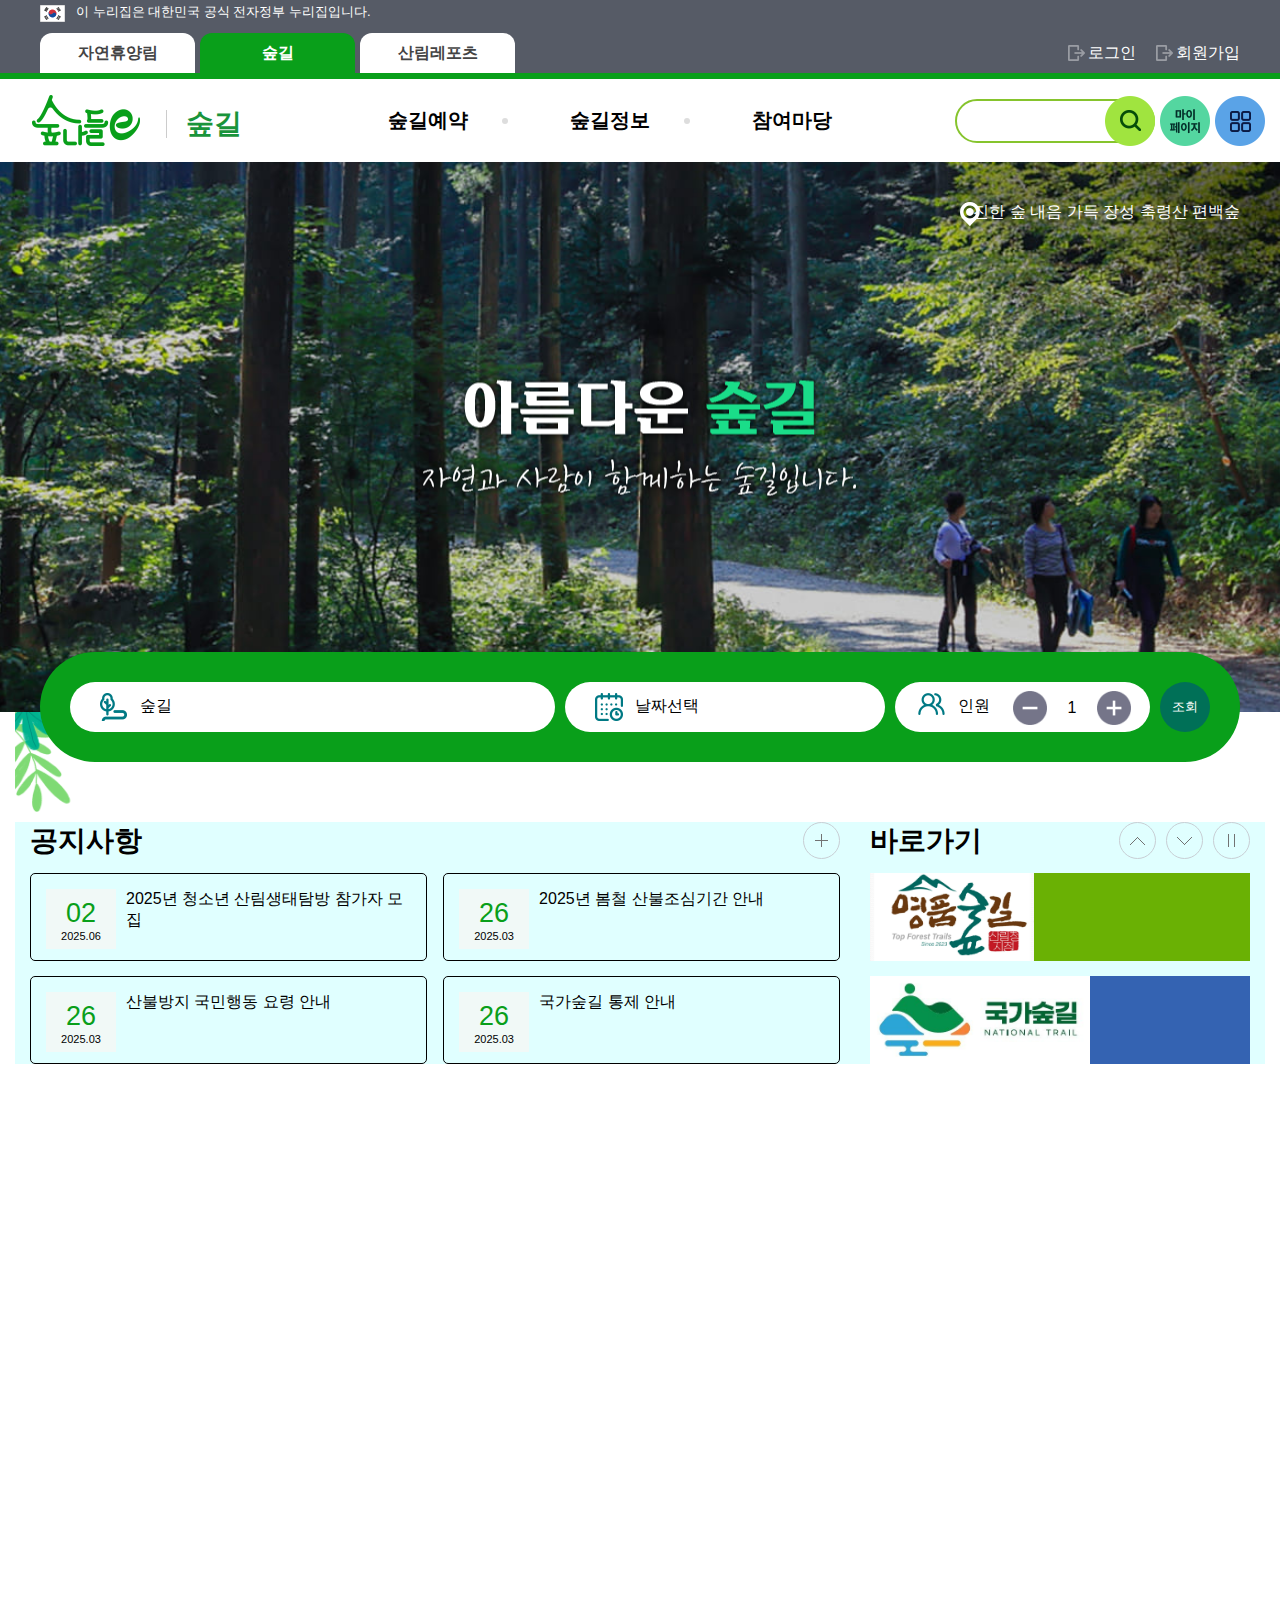
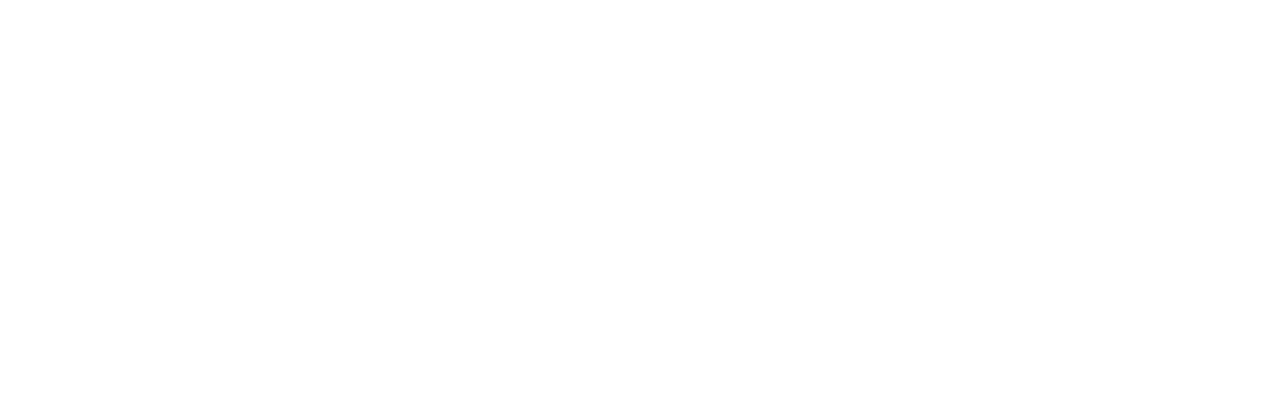
<file: index.html>
<!DOCTYPE html>
<html lang="ko">
  <head>
    <meta charset="UTF-8" />
    <meta name="viewport" content="width=device-width, initial-scale=1.0" />
    <title>Document</title>
    <link rel="stylesheet" href="css/reset.css" />
    <link rel="stylesheet" href="css/common.css" />
    <link rel="stylesheet" href="css/style.css" />
    <script src="js/main.js" defer></script>
  </head>
  <body>
    <header class="flex">
      <div class="header1 flex">
        <h1 class="logo">
          <a href="index.html"><img src="images/logo.png" alt="숲나들이" /></a>
          <a href="index.html" class="logo2">숲길</a>
        </h1>
        <nav>
          <h2 class="blind">주메뉴</h2>
          <ul class="gnb flex">
            <li><a href="">숲길예약</a></li>
            <li><a href="">숲길정보</a></li>
            <li><a href="">참여마당</a></li>
          </ul>
        </nav>
        <div class="util flex">
          <p class="srch">
            <label for="srch" class="blind">검색어를 입력하세요</label>
            <input type="text" id="srch" class="srchBtn" />
            <input type="image" alt="검색" src="images/fs_util_search.png" />
          </p>
          <p class="vp1099">
            <button type="button">
              <img src="images/fs_util_my.png" alt="마이페이지" />
            </button>
          </p>
          <p class="vp1099">
            <button type="button">
              <img src="images/fs_util_sitemap.png" alt="사이트맵" />
            </button>
          </p>
          <p class="pc">
            <button type="button">
              <img src="images/hr_util_icon_03.png" alt="전체메뉴보기" />
            </button>
          </p>
        </div>
      </div>
      <div class="header2">
        <p>이 누리집은 대한민국 공식 전자정부 누리집입니다.</p>
        <div class="flex">
          <ul class="flex site">
            <li><a href="">자연휴양림</a></li>
            <li class="on"><a href="">숲길</a></li>
            <li><a href="">산림레포츠</a></li>
          </ul>
          <ul class="flex util2">
            <li class="signIn"><a href="login.html">로그인</a></li>
            <li class="signUp"><a href="">회원가입</a></li>
          </ul>
        </div>
      </div>
    </header>
    <main>
      <section class="visual">
        <h2>진한 숲 내음 가득 장성 축령산 편백숲</h2>
        <img
          src="images/eco_visual_txt_frtrl.png"
          alt="아름다운 숲길 자연과 사람이 함께하는 숲길입니다."
        />
      </section>
      <!--예약관련-->
      <section class="res flex">
        <h2 class="blind">예약하기</h2>
        <!--장소설정-->
        <section class="where">
          <h3>숲길</h3>
          <ul>
            <li>전체</li>
            <li>DMZ펀치볼둘레길</li>
            <li>점봉산 곰배령 산림생태탐방</li>
            <li>울진금상소나무숲길</li>
            <li>한남사려니오름숲</li>
            <li>백두대간트레일</li>
            <li>홍릉시험림</li>
          </ul>
        </section>
        <!--날짜설정-->
        <section class="date">
          <h3>날짜선택</h3>
        </section>
        <!--인원설정-->
        <section class="pCount flex">
          <h3>인원</h3>
          <div class="pCountWrap flex">
            <!--추가-->
            <button type="button" class="pBtn1 pBtn" id="pBtn1">
              <span class="blind">인원삭제</span>
            </button>
            <p class="selP" id="selP">1</p>
            <button type="button" class="pBtn2 pBtn" id="pBtn2">
              <span class="blind">인원추가</span>
            </button>
          </div>
        </section>
        <p><button>조회</button></p>
      </section>
      <!--공지사항, 바로가기-->
      <section class="noticeWrap">
        <!--100% 배경이미지-->
        <div class="inner flex nw">
          <!--1400px-->
          <section class="notice">
            <h2>공지사항</h2>
            <ul class="flex">
              <li>
                <a href="" class="flex">
                  <div class="CreationDate">
                    <strong>02</strong><span>2025.06</span>
                  </div>
                  <strong>2025년 청소년 산림생태탐방 참가자 모집</strong>
                </a>
              </li>
              <li>
                <a href="" class="flex">
                  <div class="CreationDate">
                    <strong>26</strong><span>2025.03</span>
                  </div>
                  <strong>2025년 봄철 산불조심기간 안내</strong>
                </a>
              </li>
              <li>
                <a href="" class="flex">
                  <div class="CreationDate">
                    <strong>26</strong><span>2025.03</span>
                  </div>
                  <strong>산불방지 국민행동 요령 안내</strong>
                </a>
              </li>
              <li>
                <a href="" class="flex">
                  <div class="CreationDate">
                    <strong>26</strong><span>2025.03</span>
                  </div>
                  <strong>국가숲길 통제 안내</strong>
                </a>
              </li>
            </ul>
            <p class="more">
              <a href="#" class="btn"
                ><span class="blind">공지사항 더보기</span></a
              >
            </p>
          </section>
          <section class="path">
            <h2>바로가기</h2>
            <div class="bannerWrap">
              <ul class="banner flex">
                <li>
                  <a href=""
                    ><img
                      src="images/ed774162-7e4e-46d3-85eb-8a2648137c30.jpg"
                      alt="명품숲길"
                  /></a>
                </li>
                <li>
                  <a href=""
                    ><img
                      src="images/2a8dd25c-c87b-4377-8815-3946b0a18873.jpg"
                      alt="국가숲길"
                  /></a>
                </li>
                <li>
                  <a href=""
                    ><img
                      src="images/02a7141f-4f65-49a5-bdf8-437a0a079e86.gif"
                      alt="동서트레일"
                  /></a>
                </li>
              </ul>
            </div>
            <ul class="moveBtn flex">
              <li>
                <a href="" class="btn prev"
                  ><span class="blind">이전배너보기</span></a
                >
              </li>
              <li>
                <a href="" class="btn next"
                  ><span class="blind">다음배너보기</span></a
                >
              </li>
              <li>
                <a href="" class="btn toggle"
                  ><span class="blind">정지버튼</span></a
                >
              </li>
            </ul>
          </section>
        </div>
      </section>
    </main>
  </body>
</html>
</file>
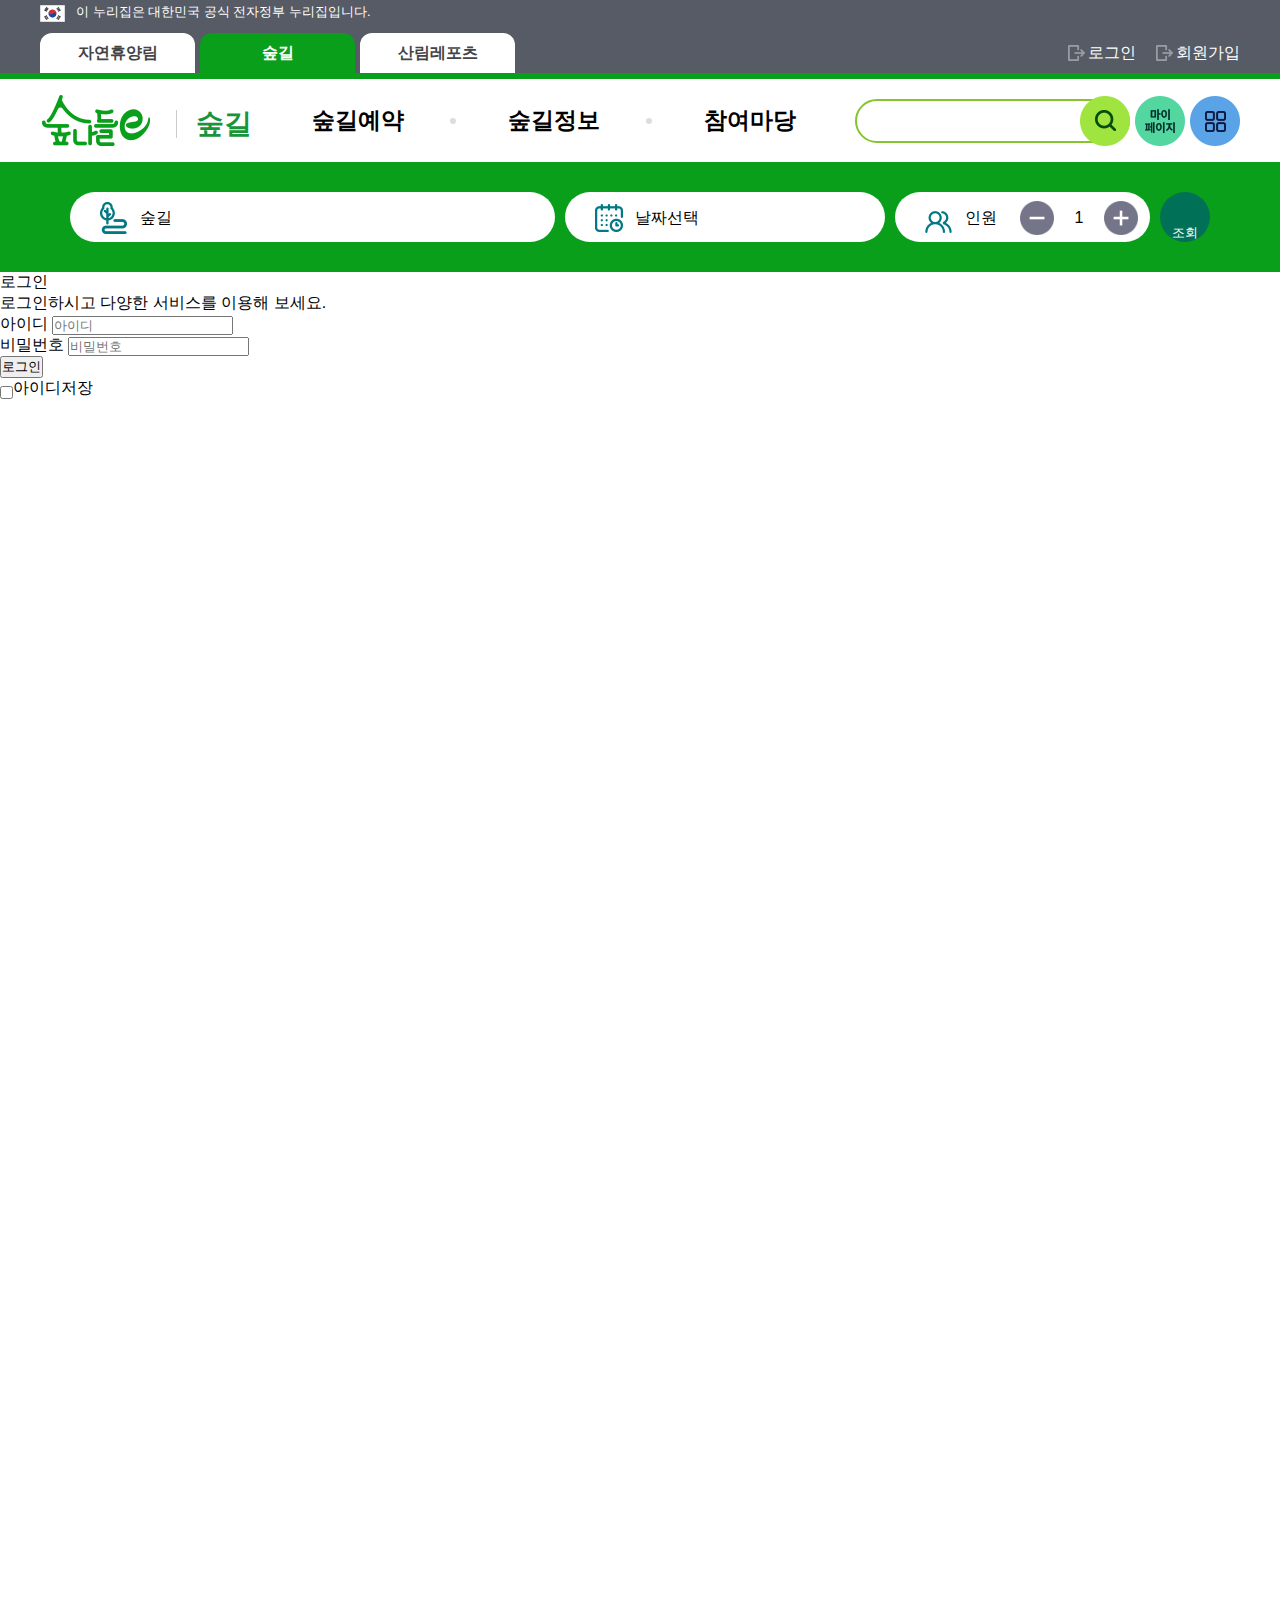
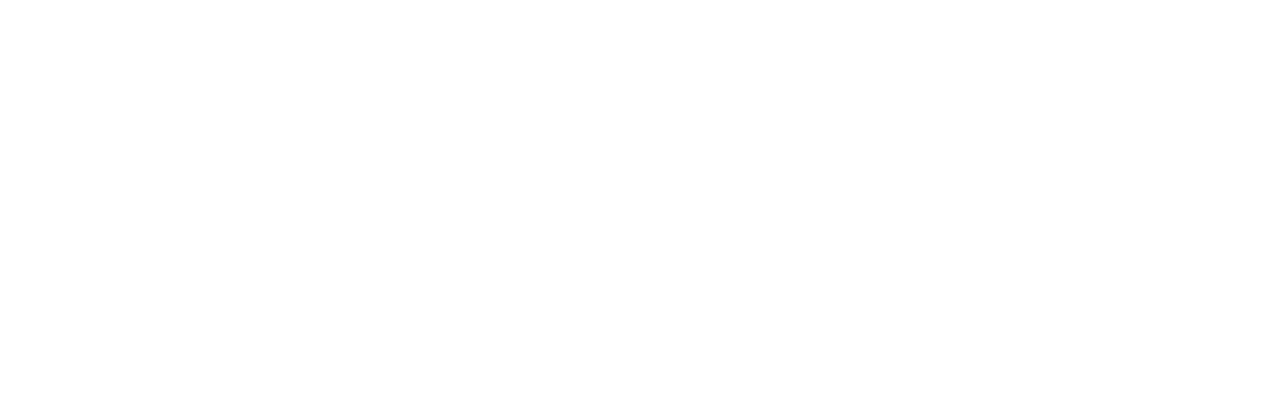
<file: login.html>
<!DOCTYPE html>
<html lang="en">
  <head>
    <meta charset="UTF-8" />
    <meta name="viewport" content="width=device-width, initial-scale=1.0" />
    <title>Document</title>
    <link rel="stylesheet" href="css/reset.css" />
    <link rel="stylesheet" href="css/common.css" />
    <link rel="stylesheet" href="css/login.css" />
    <script src="js/login.js"></script>
  </head>
  <body>
    <header class="flex">
      <div class="header1 flex">
        <h1 class="logo">
          <a href="index.html"><img src="images/logo.png" alt="숲나들이" /></a>
          <a href="index.html" class="logo2">숲길</a>
        </h1>
        <nav>
          <h2 class="blind">주메뉴</h2>
          <ul class="gnb flex">
            <li><a href="">숲길예약</a></li>
            <li><a href="">숲길정보</a></li>
            <li><a href="">참여마당</a></li>
          </ul>
        </nav>
        <div class="util flex">
          <p class="srch">
            <label for="srch" class="blind">검색어를 입력하세요</label>
            <input type="text" id="srch" class="srchBtn" />
            <input type="image" alt="검색" src="images/fs_util_search.png" />
          </p>
          <p class="vp1099">
            <button type="button">
              <img src="images/fs_util_my.png" alt="마이페이지" />
            </button>
          </p>
          <p class="vp1099">
            <button type="button">
              <img src="images/fs_util_sitemap.png" alt="사이트맵" />
            </button>
          </p>
          <p class="pc">
            <button type="button">
              <img src="images/hr_util_icon_03.png" alt="전체메뉴보기" />
            </button>
          </p>
        </div>
      </div>
      <div class="header2">
        <p>이 누리집은 대한민국 공식 전자정부 누리집입니다.</p>
        <div class="flex">
          <ul class="flex site">
            <li><a href="">자연휴양림</a></li>
            <li class="on"><a href="">숲길</a></li>
            <li><a href="">산림레포츠</a></li>
          </ul>
          <ul class="flex util2">
            <li class="signIn"><a href="">로그인</a></li>
            <li class="signUp"><a href="">회원가입</a></li>
          </ul>
        </div>
      </div>
    </header>
    <main>
      <section class="res res1 flex">
        <h2 class="blind">예약하기</h2>

        <section class="where">
          <h3>숲길</h3>
          <ul>
            <li>전체</li>
            <li>DMZ펀치볼둘레길</li>
            <li>점봉산 곰배령 산림생태탐방</li>
            <li>울진금상소나무숲길</li>
            <li>한남사려니오름숲</li>
            <li>백두대간트레일</li>
            <li>홍릉시험림</li>
          </ul>
        </section>
        <section class="date">
          <h3>날짜선택</h3>
        </section>
        <section class="pCount flex">
          <h3>인원</h3>
          <button type="button" class="pBtn1 pBtn" id="pBtn1">
            <span class="blind">인원삭제</span>
          </button>
          <p class="selP" id="selP">1</p>
          <button type="button" class="pBtn2 pBtn" id="pBtn2">
            <span class="blind">인원추가</span>
          </button>
        </section>
        <p><button>조회</button></p>
      </section>
      <section class="login">
        <h2>로그인</h2>
        <p>로그인하시고 다양한 서비스를 이용해 보세요.</p>
        <form action="" name="login" id="loginForm">
          <p>
            <label for="userId">아이디</label>
            <input type="text" placeholder="아이디" id="userId" />
          </p>
          <p>
            <label for="userPw">비밀번호</label>
            <input type="password" placeholder="비밀번호" id="userPw" />
          </p>
          <p><input type="submit" value="로그인" id="submitBtn" /></p>
        </form>
        <input type="checkbox" /><label for="">아이디저장</label>
      </section>
    </main>
  </body>
</html>
</file>
<file: css/common.css>
:root {
  --main-color: #099f1a;
  --title-size: 1.8rem;
  --bg-color: #565b66;
}
@import url("https://fonts.googleapis.com/css2?family=Noto+Sans+KR:wght@100..900&family=Noto+Sans:ital,wght@0,100..900;1,100..900&display=swap");
@font-face {
  font-family: "S-CoreDream-3Light";
  src: url("https://fastly.jsdelivr.net/gh/projectnoonnu/noonfonts_six@1.2/S-CoreDream-3Light.woff")
    format("woff");
  font-weight: normal;
  font-style: normal;
}
.inner {
  width: 100%;
  max-width: 14.4rem;
  background: lightcyan;
}
html {
  font-size: 62.5%; /*10/16*100*/
  /* font-size: clamp(14px, 1vw, 38px); */
}
body {
  font-family: "Noto Sans KR", "Noto Sans", sans-serif;
  font-optical-sizing: auto;
  font-style: normal;
  font-size: 1.6rem;
}
</file>
<file: css/style.css>
/*pc버전*/
.pc {
  display: none;
}
.inner {
  width: 100%;
  max-width: 140rem;
  margin: auto;
}
body {
  height: 2000px;
}
header {
  flex-direction: column-reverse;
  width: 100%;
}
/*header 아래쪽*/
.header1 {
  /*주축 기준 정렬*/
  justify-content: space-between;
  /*교차축 기준 가운데 정렬*/
  align-items: center;
  height: 83px;
  padding: 0 40px;
  background: #fff;
}
.logo img {
  width: 112px;
  height: 55px;
}
.logo2 {
  position: relative;
  top: -5px;
  display: inline-block;
  font-size: 2.8rem;
  font-weight: bold;
  color: #19943b;
  padding-left: 20px;
  margin-left: 20px;
}
.logo2:before {
  content: "";
  position: absolute;
  left: 0;
  top: 5px;
  background: #ccc;
  width: 1px;
  height: 28px;
}
.gnb {
  font-size: 2.3rem;
  font-weight: bold;
}
.gnb li a {
  position: relative;
  display: block;
  padding: 0 52px;
}
.gnb li a:before {
  content: "";
  position: absolute;
  right: 0;
  top: 50%;
  transform: translateY(-50%);
  width: 6px;
  height: 6px;
  background: #ddd;
  border-radius: 50%;
}
.gnb li:last-child a:before {
  width: 0;
}
/*.util*/
.util {
  gap: 5px;
}
.srch {
  position: relative;
  width: 275px;
  height: 50px;
}
.srchBtn {
  width: 275px;
  height: 44px;
  border: 2px solid #86c42d;
  border-radius: 22px;
  margin-top: 3px;
}
input:focus,
button:focus {
  outline: dashed;
}
input[type="image"] {
  position: absolute;
  right: 0;
}
/*header 위쪽*/
.header2 {
  width: 100%;
  padding: 0 40px;
  background: var(--bg-color);
  border-bottom: 6px solid var(--main-color);
  color: #fff;
}
.header2 > p {
  padding: 3px 0 5px 3.6rem;
  background: url(../images/eg_ico.png) no-repeat 0 50%;
  /* text-indent: 3.6rem; */
  font-size: 1.3rem;
}
.header2 > div {
  justify-content: space-between;
  height: 4.7rem;
  padding-top: 7px;
  font-size: 1.6rem;
  line-height: 4rem;
}

.site {
  gap: 5px;
}
.site li a {
  display: block;
  width: 15.5rem;
  background: #fff;
  border-radius: 12px 12px 0 0;
  color: #444;
  font-weight: bold;
  text-align: center;
}
.site li.on a {
  background: var(--main-color);
  color: #fff;
}
/*로그인 회원가입*/
.header2 .util2 {
  gap: 2rem;
}
.header2 .util2 li a {
  display: block;
  padding-left: 20px;

  background: url(../images/ut_top_login.png) no-repeat 0 50%;
}
.util li:nth-child(2) a {
  background-image: url(../images/ut_top_entry.png);
}
/*main_visual*/
.visual {
  position: relative;
  height: 550px;
  background: url(../images/eco_visual_frtrl.jpg) no-repeat 50% 50% / cover;
}
.visual h2 {
  padding: 40px;
  color: #fff;
  text-align: right;
  background: url(../images/eco_location.png) no-repeat right 300px top 40px;
}
.visual img {
  position: absolute;
  left: 50%;
  top: 50%;
  transform: translate(-50%, -50%);
}
/*예약관련 */
.res {
  position: relative;
  top: -60px; /*수정*/
  align-items: center;
  /* justify-content: center; */
  gap: 1rem;
  width: 100%;
  max-width: 120rem;
  height: 11rem;
  margin: auto;
  padding: 3rem;
  background: var(--main-color);
  border-radius: 55rem;
}

.res > section,
.res > p {
  height: 50px;
  border-radius: 25px;
  background: #fff;
}
.res > section {
  line-height: 34px;
  padding: 9px 0 0 30px;
}
.res > section h3 {
  padding-left: 40px;
  background: no-repeat 0px 2px; /*수정*/
  line-height: 30px;
}
.res .where {
  width: 43%; /*485/(1200-60)*100*/ /*수정*/
  max-width: 485px;
}
.res .where h3 {
  background-image: url(../images/202011-fs_icon_0.png);
}
.where ul {
  display: none;
}
.res .date {
  width: 29%; /*320/1140*100*/
  max-width: 32rem;
}
.res .date h3 {
  background-image: url(../images/202011-fs_icon_1.png);
}
/*인원선택*/
.res .pCount {
  width: 25.5rem; /*수정 고정되어있음.*/
  padding: 9px 23px 0; /*추가*/
}
.res .pCount h3 {
  background-image: url(../images/202011-fs_icon_2.png);
}
.pBtn {
  width: 34px;
  height: 34px;
  background: no-repeat 0 0 / cover;
}
.pBtn1 {
  margin-left: 23px;
  background-image: url(../images/202011-fs_cost_minus.png);
}
.selP {
  width: 5rem;
  text-align: center;
}
.pBtn2 {
  background-image: url(../images/202011-fs_cost_plus.png);
}

.res > p {
  width: 5rem;
  background: #007057;
  text-align: center;
  line-height: 5rem;
}
.res > p button {
  color: #fff;
  line-height: 50px; /*추가*/
}
/*공지사항 바로가기*/
.noticeWrap {
  position: relative;
  padding: 0 0 60px;
}
/*추가*/
.noticeWrap:before {
  z-index: -1;
  position: absolute;
  top: -110px;
  content: "";
  background: url(../images/eco_s_3_bg_frtrl.png) no-repeat 0 -10px;
  width: 200px;
  height: 235px;
}
.nw {
  gap: 3rem;
}
.nw > section {
  position: relative; /*more,moveBtn의 기준*/
}
.nw h2 {
  height: 3.8rem;
  font-size: 2.8rem;
  font-weight: bold;
  margin-bottom: 1.3rem;
}
.btn {
  display: block;
  border: 1px solid #c8ced4;
  width: 37px;
  height: 37px;
  border-radius: 50%;
  background: no-repeat 50%;
}
.btn:hover {
  background-color: #434954;
}
/*공지사항*/
.notice {
  width: 71%; /*995/1400*100*/
  max-width: 99.5rem;
}
.notice > ul {
  flex-wrap: wrap;
  flex: 1;
  gap: 15px 2%;
}
.notice > ul > li {
  width: calc((100% - 2%) / 2);
}
.notice > ul > li > a {
  flex: 1;
  height: 88px;
  padding: 15px;
  gap: 10px;
  border: 1px solid #000;
  border-radius: 5px;
}
.notice > ul > li > a > strong {
  white-space: normal;
}
.CreationDate {
  width: 70px;
  min-width: 70px; /*최소 70px보다 줄어들지 말아라.*/
  height: 60px;
  background: #f1f9f7;
  line-height: 1;
  text-align: center;
  padding: 11px 0;
}
.CreationDate strong {
  display: block;
  font-size: 2.7rem;
  color: var(--main-color);
}
.CreationDate span {
  font-size: 1.1rem;
}
.more {
  position: absolute;
  right: 0;
  top: 0;
}
.more a {
  background-image: url(../images/s_3_c_more.png);
}
.more .btn:hover {
  background-image: url(../images/s_3_c_more_ov.png);
}
/*바로가기*/
.path {
  width: 38rem;
  min-width: 38rem; /*추가*/
}
.bannerWrap {
  height: 191px;
  overflow: hidden;
  position: relative;
}
.banner {
  flex-direction: column;
  gap: 15px;
  transition: transform 0.5s ease-in-out;
}
.banner li a {
  display: block;
  width: 100%;
  height: 88px;
}
.banner li:nth-child(1) a,
.banner li:nth-child(4) a {
  background: #6ab104;
}
.banner li:nth-child(2) a {
  background: #3463b2;
}
.banner li a img {
  height: 88px;
  object-fit: contain;
}
/*바로가기 버튼*/
.moveBtn {
  position: absolute;
  right: 0;
  top: 0;
  gap: 10px;
}
.prev {
  background-image: url(../images/s_3_b_control_prev.png);
}
.next {
  background-image: url(../images/s_3_b_control_next.png);
}
.toggle {
  background-image: url(../images/s_3_b_control_stop.png);
}
@media (max-width: 1750px) {
  .header1 {
    padding: 0 15px 0 30px;
  }
  .gnb li a {
    position: relative;
    display: block;
    padding: 0 40px 0 62px;
  }
  .noticeWrap {
    background-size: 94px auto;
  }
} /*media 1750*/
@media (max-width: 1700px) {
  /*추가*/
  .noticeWrap:before {
    width: 94px;
    height: 110px;
    background-size: cover;
  }
}
@media (max-width: 1440px) {
  .noticeWrap {
    padding: 0 15px 60px;
  }
}
@media (max-width: 1300px) {
  .gnb {
    font-size: 2rem;
  }
  .srch {
    position: relative;
    width: 200px;
  }
  .srchBtn {
    width: 200px;
  }
  .nw {
    padding: 0 15px;
  }
  .CreationDate {
    width: 70px;
  }
} /*media 1300*/
@media (max-width: 1200px) {
  /*main_visual*/
  .visual {
    height: 350px;
  }

  .visual img {
    width: 350px;
  }
  .noticeWrap {
    padding: 0px 0 60px;
  }

  .noticeWrap:before {
    background: none;
  }
} /*1200*/
@media (max-width: 1099px) {
  .pc {
    display: block;
  }
  .vp1099 {
    display: none;
  }

  .gnb,
  .signUp {
    display: none;
  }
  .signIn {
    position: absolute;
    right: 280px;
    top: 105px;
  }
  .logo img {
    width: 81px;
    height: auto;
  }
  .logo2 {
    font-size: 2rem;
  }

  .header2 {
    padding: 0;
    background: var(--main-color);
  }
  .header2 > p {
    padding: 3px 0px 5px 55px;
    background-position: 20px 50%;
  }

  .site {
    width: 100%;
    gap: 0;
  }
  .site li {
    width: 33.333%;
  }
  .site li a {
    width: 100%;
    border-radius: 0;
    font-size: 1.4rem;
    font-weight: normal;
  }

  .header2 .util2 li a {
    display: block;
    padding-left: 20px;

    background: url(../images/ut_top_login.png) no-repeat 5px 50%;
  }
  .header2 .util2 .signIn a {
    width: 80px;
    height: 30px;
    padding: 0px 30px;
    background-color: rgba(0, 0, 0, 0.5);
    line-height: 30px;
    font-size: 1.3rem;
    text-align: center;
    border-radius: 5px;
    background-position: 10px 50%;
  }
  /*예약관련 */
  .res {
    top: 0;
    display: grid;
    gap: 0.5rem; /*수정*/
    /* grid-template-columns: 68.2% 18.43% 9.216%; */
    grid-template-columns: 1fr minmax(140px, 20rem) minmax(100px, 10rem);
    /*pCount 와 p는 고정 크기임.
    첫번째 컬럼(where)은 1fr 로 남은 공간 중에서 하나의 비율만큼 차지
    minmax(140px, 20rem) 최소 140px 최대 320px까지 늘어남.
    
    왜? 작은 화면에서도 레이아웃이 깨지지 않고 적용됨.
    가로스크롤 방지
    중요 영역 고정, 나머지 유동 처리

    */
    overflow-x: auto; /* 안정성 강화 */
    /*740/1085*100 = 68.2%
    200/1085*100 = 18.43%
    100/1085*100 =9.216%
    */
    grid-template-areas: "w p b" "d p b";
    height: 12.5rem;
    padding: 2rem 1.5rem; /*0 수정됨.*/
    border-radius: 0;
  }
  .res > section,
  .res > p {
    height: 40px;
    border-radius: 0px;
  }
  .res > section {
    padding: 5px 0 0 20px; /*추가*/
    background-size: 23px auto; /*추가*/
    line-height: 24px;
  }
  .res .where {
    grid-area: w;
    width: auto;
    max-width: 74rem;
    border-radius: 5px 0 0 0; /*왼쪽 위, 오른쪽 위 오른쪽 아래 왼쪽 아래*/
  }

  .res .date {
    grid-area: d;
    width: auto; /*320/1200*100*/
    max-width: 74rem;
    border-radius: 0 0 0 5px;
  }
  .res .pCount {
    display: block;
    grid-area: p;
    width: 100%;
    max-width: 20rem;
    height: 85px;
    text-align: center;
    padding: 0;
    font-size: 0;
  }
  /*아래 추가*/
  .res section h3 {
    background-size: 23px auto;
  }
  .res .pCount h3 {
    width: 100%;
    height: 45px;
    padding-left: 100px;
    line-height: 45px;

    background-position: 70px 14px;
    text-align: left;
    font-size: 1.6rem;
  }
  /*추가*/
  .pCountWrap {
    justify-content: center;
  }
  /* .res .pCount button,
  .res .pCount p {
    display: inline-block;
  } */
  .pBtn {
    width: 30px;
    height: 30px;
  }
  .pBtn1 {
    margin-left: 0;
  }
  .res .selP {
    width: 5rem;
    text-align: center;
    font-size: 2rem;
    line-height: 3rem;
  }

  .res > p {
    grid-area: b;
    width: 100%;
    max-width: 10rem;
    height: 85px;
    background: #007057;
    text-align: center;
    line-height: 5rem;
    border-radius: 0 5px 5px 0;
  }
  .res > p button {
    line-height: 85px;
    font-size: 1.6rem; /*추가*/
  }
  .noticeWrap {
    padding: 50px 0 60px;
  }
} /*media 1099*/
@media (max-width: 1000px) {
  .noticeWrap {
    padding: 25px 0 35px;
  }
  .nw {
    gap: 2rem;
  }
  .nw > section {
    width: calc((100% - 20px) / 2);
  }
  .notice {
    height: 243px;
    overflow: hidden;
  }
  .notice > ul {
    flex-direction: column;
  }
  .notice > ul > li {
    width: 100%;
  }
  .nw {
    flex-direction: column;
  }
  .nw > section {
    width: 100%;
  }
  .nw > section h2 {
    font-size: 2.1rem;
  }
  .btn {
    width: 30px;
    height: 30px;
  }
}
@media (max-width: 767px) {
  /*예약관련 */
  .res {
    gap: 0.5rem 1rem; /*수정*/
    grid-template-columns: 1fr 50px;
    grid-template-areas:
      "w b"
      "d b"
      "p b";
    height: 17rem;
    padding: 2rem 1.5rem; /*0 수정됨.*/
  }
  .res > section,
  .res > p {
    border-radius: 5px;
  }

  .res .where {
    max-width: 66.2rem;
    border-radius: 5px; /*왼쪽 위, 오른쪽 위 오른쪽 아래 왼쪽 아래*/
  }

  .res .date {
    max-width: 66.2rem;
    border-radius: 5px;
  }
  .res .pCount {
    position: relative;
    display: flex;
    max-width: 66.2rem;
    height: 40px;
    padding-left: 0;
  }
  /*아래 추가*/

  .res .pCount h3 {
    height: 40px;
    padding-left: 60px;
    line-height: 40px;
    background-position: 20px 50%;
  }
  /*추가*/
  .pCountWrap {
    position: absolute;
    left: 50%;
    top: 50%;
    transform: translate(-50%, -50%);
  }
  .pBtn {
    /*수정*/
    width: 25px;
    height: 25px;
  }
  .pBtn1 {
    margin-left: 0;
  }
  .res .selP {
    width: 5rem;
    text-align: center;
    font-size: 2rem;
    line-height: 3rem;
  }

  .res > p {
    max-width: 5rem;
    height: 13rem;
    background: #007057;
    text-align: center;
    line-height: 13rem;
    border-radius: 5px;
  }
  .res > p button {
    line-height: 13rem;
    font-size: 1.4rem;
  }
} /*media767*/
@media (max-width: 639px) {
  .srchBtn {
    display: none;
  }
  .signIn {
    position: absolute;
    right: 130px;
    top: 105px;
  }
}
@media (max-width: 600px) {
  /*main_visual*/
  .visual {
    height: 250px;
  }
  .visual h2 {
    display: none;
  }
}
</file>
<file: css/login.css>
/*pc버전*/
.pc {
  display: none;
}
body {
  height: 2000px;
}
header {
  flex-direction: column-reverse;
  width: 100%;
}
/*header 아래쪽*/
.header1 {
  /*주축 기준 정렬*/
  justify-content: space-between;
  /*교차축 기준 가운데 정렬*/
  align-items: center;
  height: 83px;
  padding: 0 40px;
  background: #fff;
}
.logo img {
  width: 112px;
  height: 55px;
}
.logo2 {
  position: relative;
  top: -5px;
  display: inline-block;
  font-size: 2.8rem;
  font-weight: bold;
  color: #19943b;
  padding-left: 20px;
  margin-left: 20px;
}
.logo2:before {
  content: "";
  position: absolute;
  left: 0;
  top: 5px;
  background: #ccc;
  width: 1px;
  height: 28px;
}
.gnb {
  font-size: 2.3rem;
  font-weight: bold;
}
.gnb li a {
  position: relative;
  display: block;
  padding: 0 52px;
}
.gnb li a:before {
  content: "";
  position: absolute;
  right: 0;
  top: 50%;
  transform: translateY(-50%);
  width: 6px;
  height: 6px;
  background: #ddd;
  border-radius: 50%;
}
.gnb li:last-child a:before {
  width: 0;
}
/*.util*/
.util {
  gap: 5px;
}
.srch {
  position: relative;
  width: 275px;
  height: 50px;
}
.srchBtn {
  width: 275px;
  height: 44px;
  border: 2px solid #86c42d;
  border-radius: 22px;
  margin-top: 3px;
}
input:focus,
button:focus {
  outline: dashed;
}
input[type="image"] {
  position: absolute;
  right: 0;
}
/*header 위쪽*/
.header2 {
  width: 100%;
  padding: 0 40px;
  background: var(--bg-color);
  border-bottom: 6px solid var(--main-color);
  color: #fff;
}
.header2 > p {
  padding: 3px 0 5px 3.6rem;
  background: url(../images/eg_ico.png) no-repeat 0 50%;
  /* text-indent: 3.6rem; */
  font-size: 1.3rem;
}
.header2 > div {
  justify-content: space-between;
  height: 4.7rem;
  padding-top: 7px;
  font-size: 1.6rem;
  line-height: 4rem;
}

.site {
  gap: 5px;
}
.site li a {
  display: block;
  width: 15.5rem;
  background: #fff;
  border-radius: 12px 12px 0 0;
  color: #444;
  font-weight: bold;
  text-align: center;
}
.site li.on a {
  background: var(--main-color);
  color: #fff;
}
/*로그인 회원가입*/
.header2 .util2 {
  gap: 2rem;
}
.header2 .util2 li a {
  display: block;
  padding-left: 20px;

  background: url(../images/ut_top_login.png) no-repeat 0 50%;
}
.util li:nth-child(2) a {
  background-image: url(../images/ut_top_entry.png);
}
/*예약관련 */
.res1 {
  position: relative;
  top: 0;
  align-items: center;
  justify-content: center;
  gap: 1rem;
  width: 100%;
  max-width: 192rem;
  height: 11rem;
  margin: auto;
  background: var(--main-color);
}

.res > section,
.res > p {
  height: 50px;
  border-radius: 25px;
  background: #fff;
}
.res > section {
  line-height: 34px;
  padding: 9px 0 0 30px;
}
.res > section h3 {
  padding-left: 40px;
  background: no-repeat 0px 50%;
}
.res .where {
  width: 40.4%; /*485/1200*100*/
  max-width: 485px;
}
.res .where h3 {
  background-image: url(../images/202011-fs_icon_0.png);
}
.where ul {
  display: none;
}

.res .date {
  width: 26.666%; /*320/1200*100*/
  max-width: 32rem;
}
.res .date h3 {
  background-image: url(../images/202011-fs_icon_1.png);
}
.res .pCount {
  width: 21.25%;
  max-width: 25.5rem;
}
.res .pCount h3 {
  background-image: url(../images/202011-fs_icon_2.png);
}
.pBtn {
  width: 34px;
  height: 34px;
  background: no-repeat 0 0 / cover;
}
.pBtn1 {
  margin-left: 23px;
  background-image: url(../images/202011-fs_cost_minus.png);
}
.selP {
  width: 5rem;
  text-align: center;
}
.pBtn2 {
  background-image: url(../images/202011-fs_cost_plus.png);
}

.res > p {
  width: 5rem;
  background: #007057;
  text-align: center;
  line-height: 5rem;
}
.res > p button {
  color: #fff;
}
</file>
